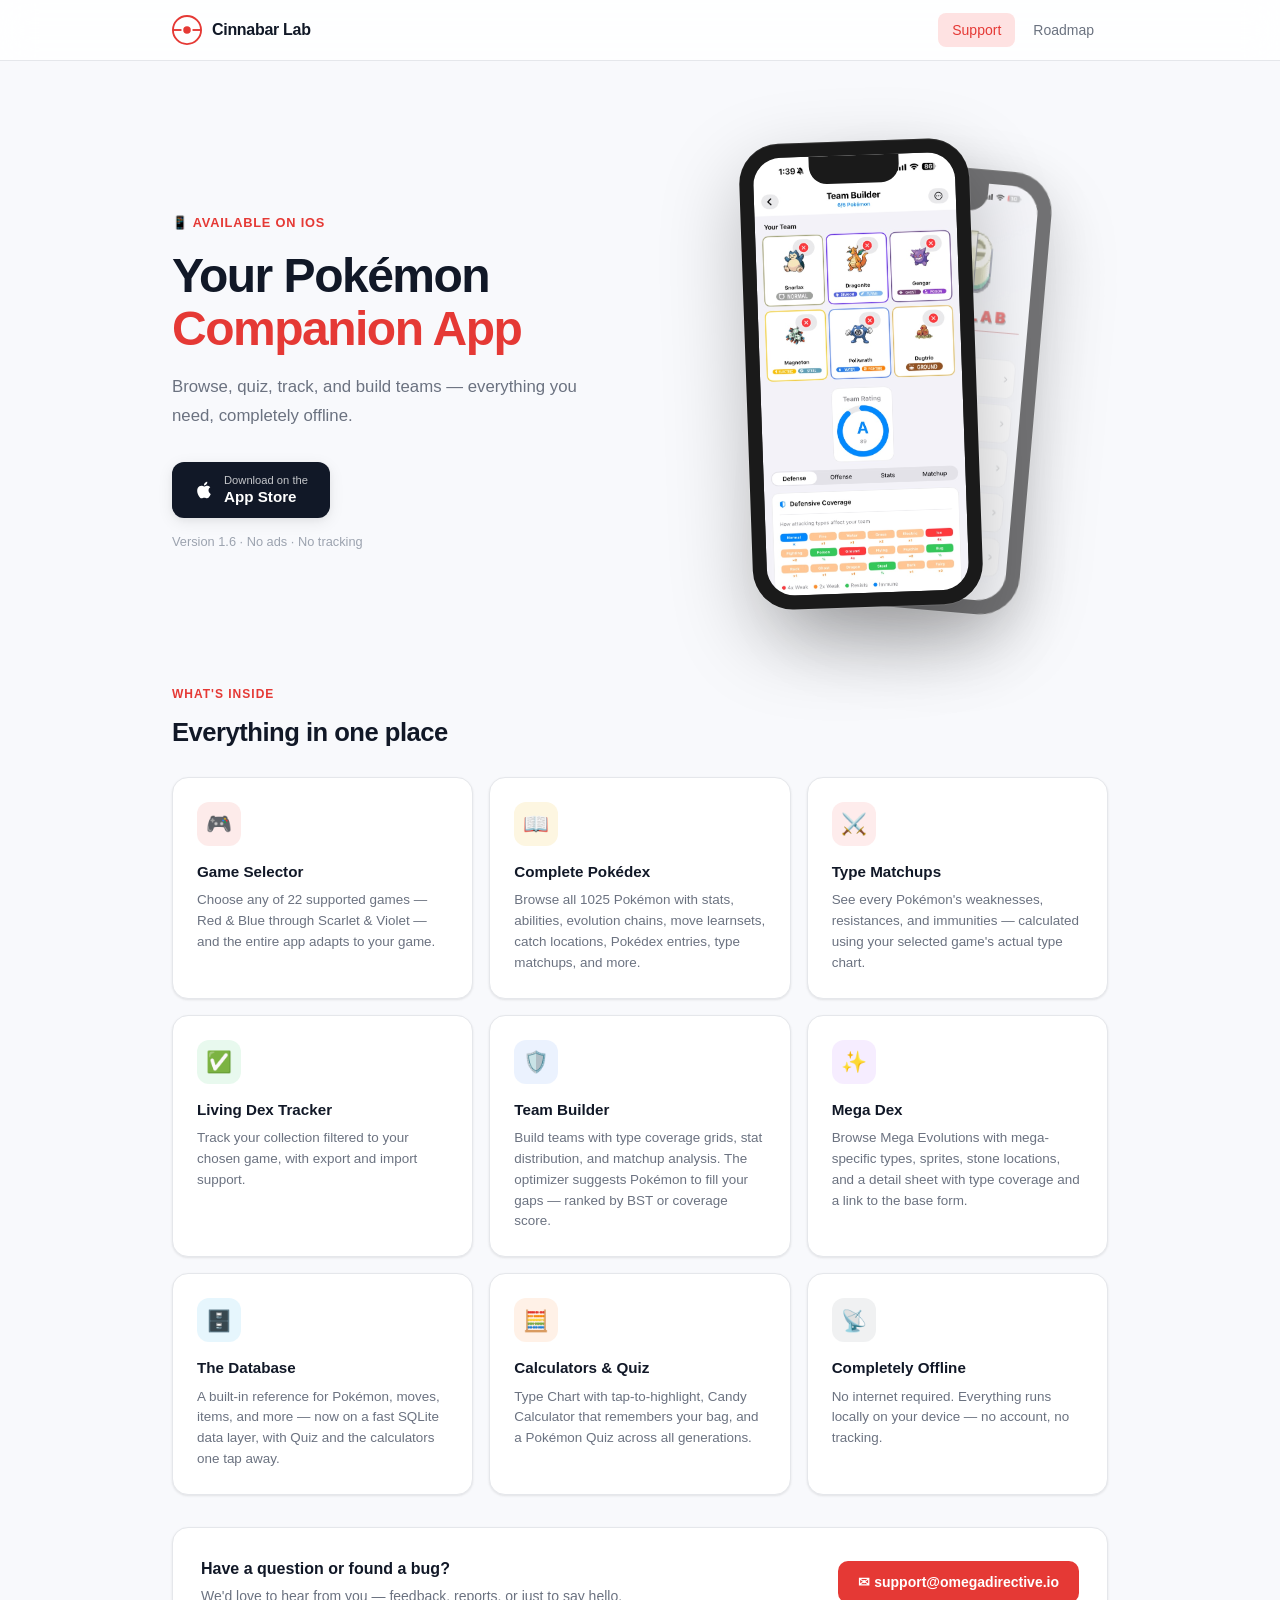
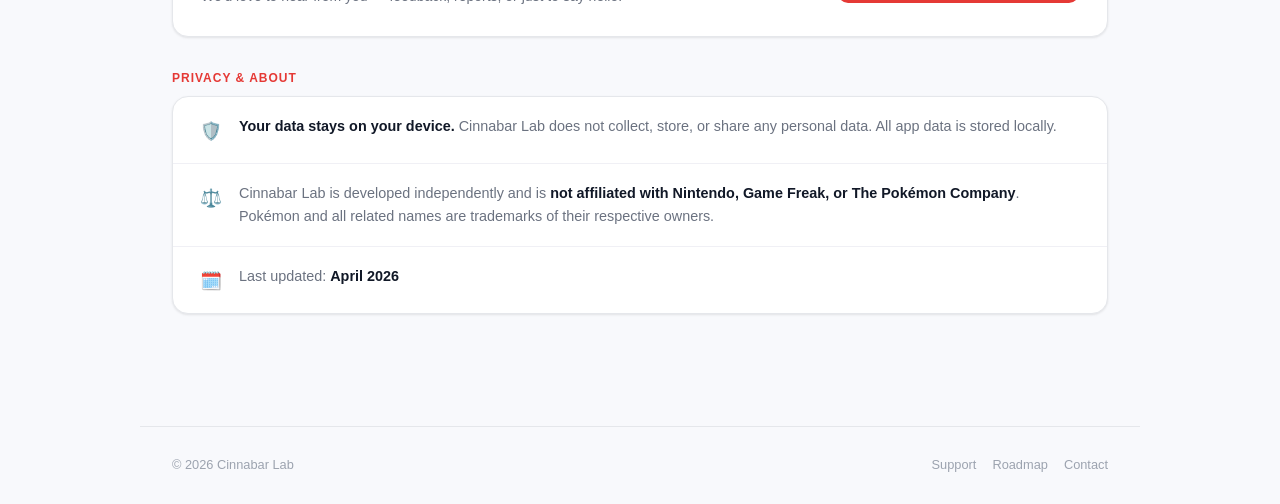
<file: index.html>
<!DOCTYPE html>
<html lang="en">
<head>
    <meta charset="UTF-8" />
    <meta name="viewport" content="width=device-width, initial-scale=1.0" />
    <title>Cinnabar Lab — Support</title>
    <link rel="stylesheet" href="style.css" />
</head>
<body>

<!-- NAV -->
<nav>
    <div class="nav-inner">
        <a href="index.html" class="nav-brand">
            <svg class="nav-logo" viewBox="0 0 32 32" fill="none" xmlns="http://www.w3.org/2000/svg">
                <circle cx="16" cy="16" r="15" stroke="#E53935" stroke-width="2"/>
                <line x1="1" y1="16" x2="31" y2="16" stroke="#E53935" stroke-width="2"/>
                <circle cx="16" cy="16" r="5" fill="#E53935" stroke="white" stroke-width="2"/>
            </svg>
            <span>Cinnabar Lab</span>
        </a>
        <div class="nav-links">
            <a href="index.html" class="active">Support</a>
            <a href="roadmap.html">Roadmap</a>
        </div>
    </div>
</nav>

<!-- HERO -->
<div class="hero">
    <div class="hero-text">
        <div class="hero-eyebrow">📱 Available on iOS</div>
        <h1>Your Pokémon<br/><span>Companion App</span></h1>
        <p class="hero-desc">Browse, quiz, track, and build teams — everything you need, completely offline.</p>
        <div class="hero-actions">
            <a href="https://apps.apple.com/us/app/cinnabar-lab/id6756986704" class="btn-appstore">
                <svg width="20" height="20" viewBox="0 0 24 24" fill="white"><path d="M18.71 19.5c-.83 1.24-1.71 2.45-3.05 2.47-1.34.03-1.77-.79-3.29-.79-1.53 0-2 .77-3.27.82-1.31.05-2.3-1.32-3.14-2.53C4.25 17 2.94 12.45 4.7 9.39c.87-1.52 2.43-2.48 4.12-2.51 1.28-.02 2.5.87 3.29.87.78 0 2.26-1.07 3.8-.91.65.03 2.47.26 3.64 1.98-.09.06-2.17 1.28-2.15 3.81.03 3.02 2.65 4.03 2.68 4.04-.03.07-.42 1.44-1.38 2.83M13 3.5c.73-.83 1.94-1.46 2.94-1.5.13 1.17-.34 2.35-1.04 3.19-.69.85-1.83 1.51-2.95 1.42-.15-1.15.41-2.35 1.05-3.11z"/></svg>
                <span class="btn-text">
                    <span class="btn-sub">Download on the</span>
                    <span class="btn-main">App Store</span>
                </span>
            </a>
        </div>
        <p class="hero-note">Version 1.6 · No ads · No tracking</p>
    </div>
    <div class="hero-visual">
        <div class="phones-container">
            <div class="phone-mockup phone-mockup-back">
                <div class="phone-frame">
                    <div class="phone-screen">
                        <div class="phone-notch"></div>
                        <img src="screenshots/home.jpg" alt="Cinnabar Lab home screen" />
                    </div>
                </div>
            </div>
            <div class="phone-mockup phone-mockup-front">
                <div class="phone-frame">
                    <div class="phone-screen">
                        <div class="phone-notch"></div>
                        <img src="screenshots/team-builder.jpg" alt="Team Builder screen" />
                    </div>
                </div>
            </div>
        </div>
    </div>
</div>

<!-- MAIN -->
<main>

    <!-- Features -->
    <section>
        <div class="section-label">What's Inside</div>
        <div class="section-title">Everything in one place</div>
        <div class="features-grid">
            <div class="feature-card">
                <div class="feature-icon-wrap" style="background:rgba(229,57,53,0.1)">🎮</div>
                <h3>Game Selector</h3>
                <p>Choose any of 22 supported games — Red &amp; Blue through Scarlet &amp; Violet — and the entire app adapts to your game.</p>
            </div>
            <div class="feature-card">
                <div class="feature-icon-wrap" style="background:rgba(234,179,8,0.12)">📖</div>
                <h3>Complete Pokédex</h3>
                <p>Browse all 1025 Pokémon with stats, abilities, evolution chains, move learnsets, catch locations, Pokédex entries, type matchups, and more.</p>
            </div>
            <div class="feature-card">
                <div class="feature-icon-wrap" style="background:rgba(239,68,68,0.1)">⚔️</div>
                <h3>Type Matchups</h3>
                <p>See every Pokémon's weaknesses, resistances, and immunities — calculated using your selected game's actual type chart.</p>
            </div>
            <div class="feature-card">
                <div class="feature-icon-wrap" style="background:rgba(34,197,94,0.1)">✅</div>
                <h3>Living Dex Tracker</h3>
                <p>Track your collection filtered to your chosen game, with export and import support.</p>
            </div>
            <div class="feature-card">
                <div class="feature-icon-wrap" style="background:rgba(59,130,246,0.1)">🛡️</div>
                <h3>Team Builder</h3>
                <p>Build teams with type coverage grids, stat distribution, and matchup analysis. The optimizer suggests Pokémon to fill your gaps — ranked by BST or coverage score.</p>
            </div>
            <div class="feature-card">
                <div class="feature-icon-wrap" style="background:rgba(168,85,247,0.1)">✨</div>
                <h3>Mega Dex</h3>
                <p>Browse Mega Evolutions with mega-specific types, sprites, stone locations, and a detail sheet with type coverage and a link to the base form.</p>
            </div>
            <div class="feature-card">
                <div class="feature-icon-wrap" style="background:rgba(14,165,233,0.1)">🗄️</div>
                <h3>The Database</h3>
                <p>A built-in reference for Pokémon, moves, items, and more — now on a fast SQLite data layer, with Quiz and the calculators one tap away.</p>
            </div>
            <div class="feature-card">
                <div class="feature-icon-wrap" style="background:rgba(249,115,22,0.1)">🧮</div>
                <h3>Calculators &amp; Quiz</h3>
                <p>Type Chart with tap-to-highlight, Candy Calculator that remembers your bag, and a Pokémon Quiz across all generations.</p>
            </div>
            <div class="feature-card">
                <div class="feature-icon-wrap" style="background:rgba(107,114,128,0.1)">📡</div>
                <h3>Completely Offline</h3>
                <p>No internet required. Everything runs locally on your device — no account, no tracking.</p>
            </div>
        </div>
    </section>

    <!-- Contact -->
    <section>
        <div class="contact-card">
            <div>
                <h3>Have a question or found a bug?</h3>
                <p>We'd love to hear from you — feedback, reports, or just to say hello.</p>
            </div>
            <a href="mailto:support@omegadirective.io" class="contact-email-btn">
                ✉ support@omegadirective.io
            </a>
        </div>
    </section>

    <!-- Privacy & About -->
    <section>
        <div class="section-label">Privacy &amp; About</div>
        <div class="info-card">
            <div class="info-row">
                <span class="info-row-icon">🛡️</span>
                <p><strong>Your data stays on your device.</strong> Cinnabar Lab does not collect, store, or share any personal data. All app data is stored locally.</p>
            </div>
            <div class="info-row">
                <span class="info-row-icon">⚖️</span>
                <p>Cinnabar Lab is developed independently and is <strong>not affiliated with Nintendo, Game Freak, or The Pokémon Company</strong>. Pokémon and all related names are trademarks of their respective owners.</p>
            </div>
            <div class="info-row">
                <span class="info-row-icon">🗓️</span>
                <p>Last updated: <strong>April 2026</strong></p>
            </div>
        </div>
    </section>

</main>

<footer>
    <p>© 2026 Cinnabar Lab</p>
    <div class="footer-links">
        <a href="index.html">Support</a>
        <a href="roadmap.html">Roadmap</a>
        <a href="mailto:support@omegadirective.io">Contact</a>
    </div>
</footer>

</body>
</html>
</file>
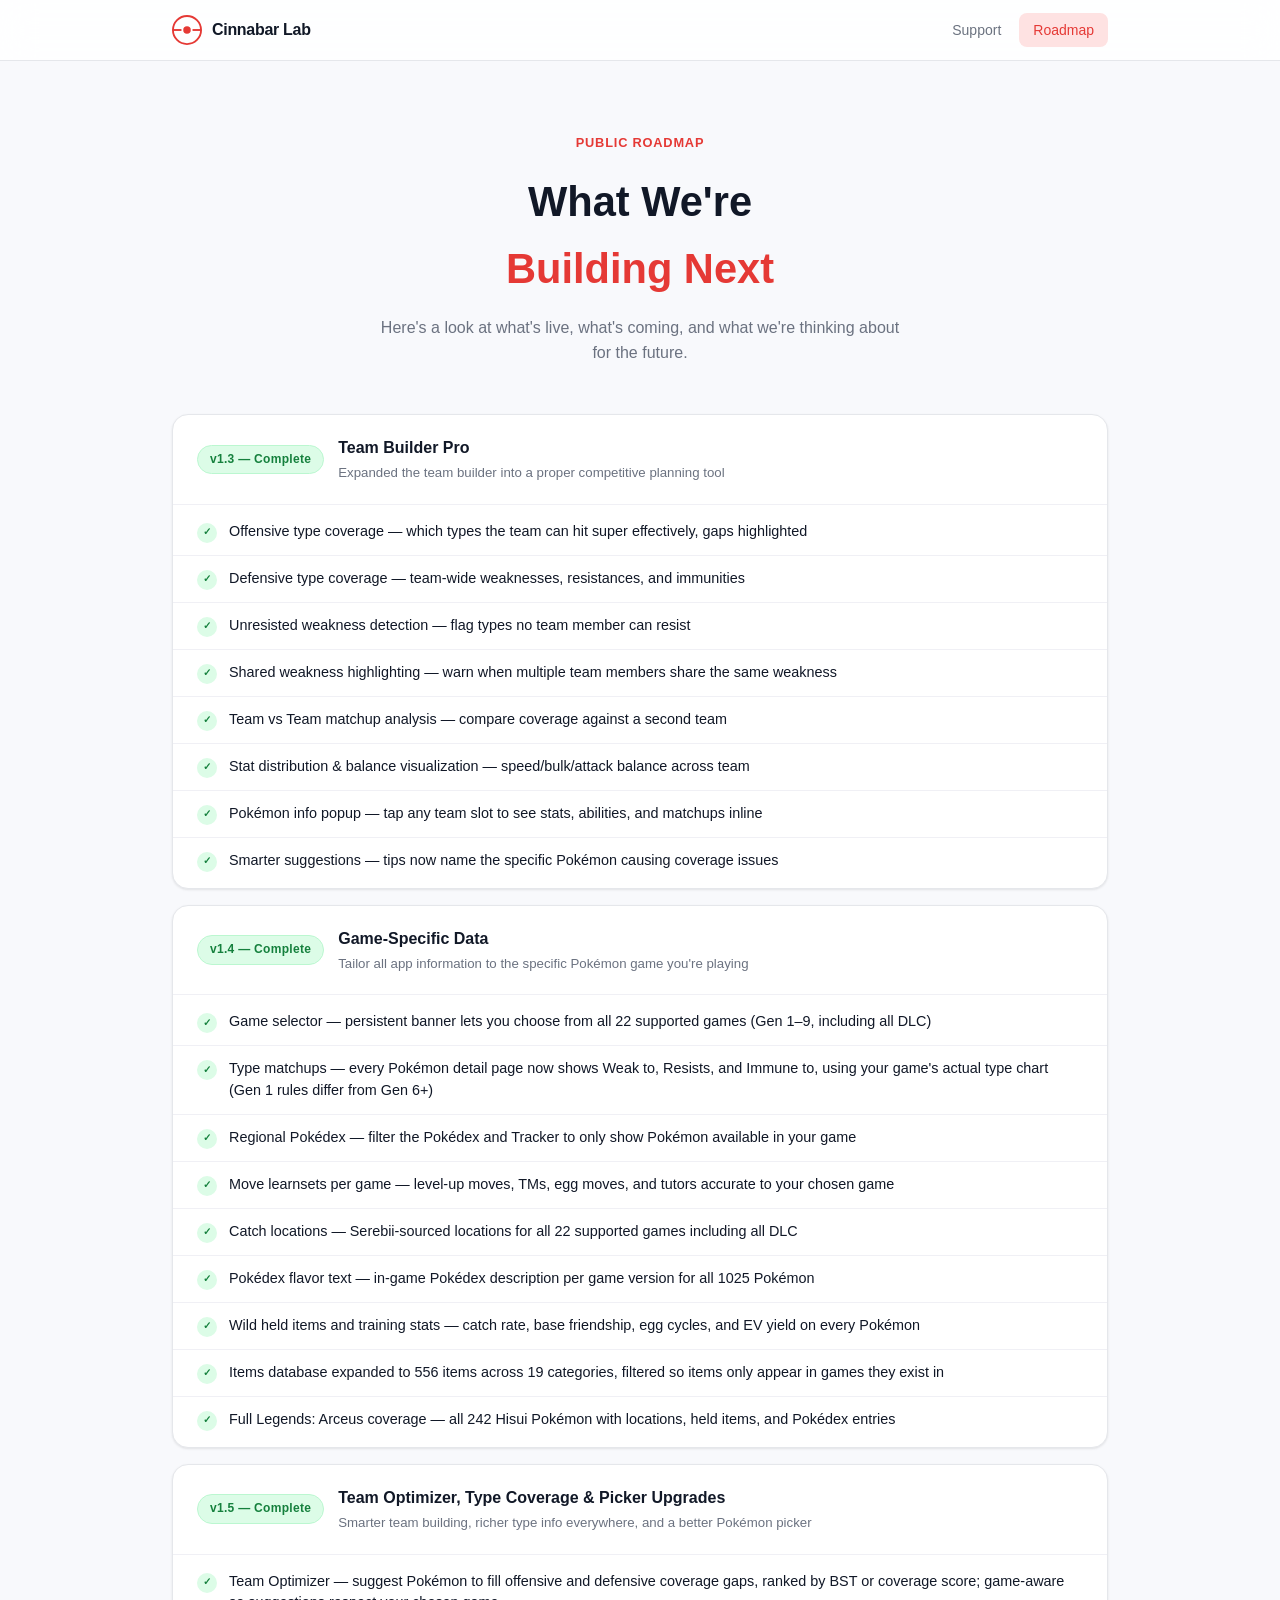
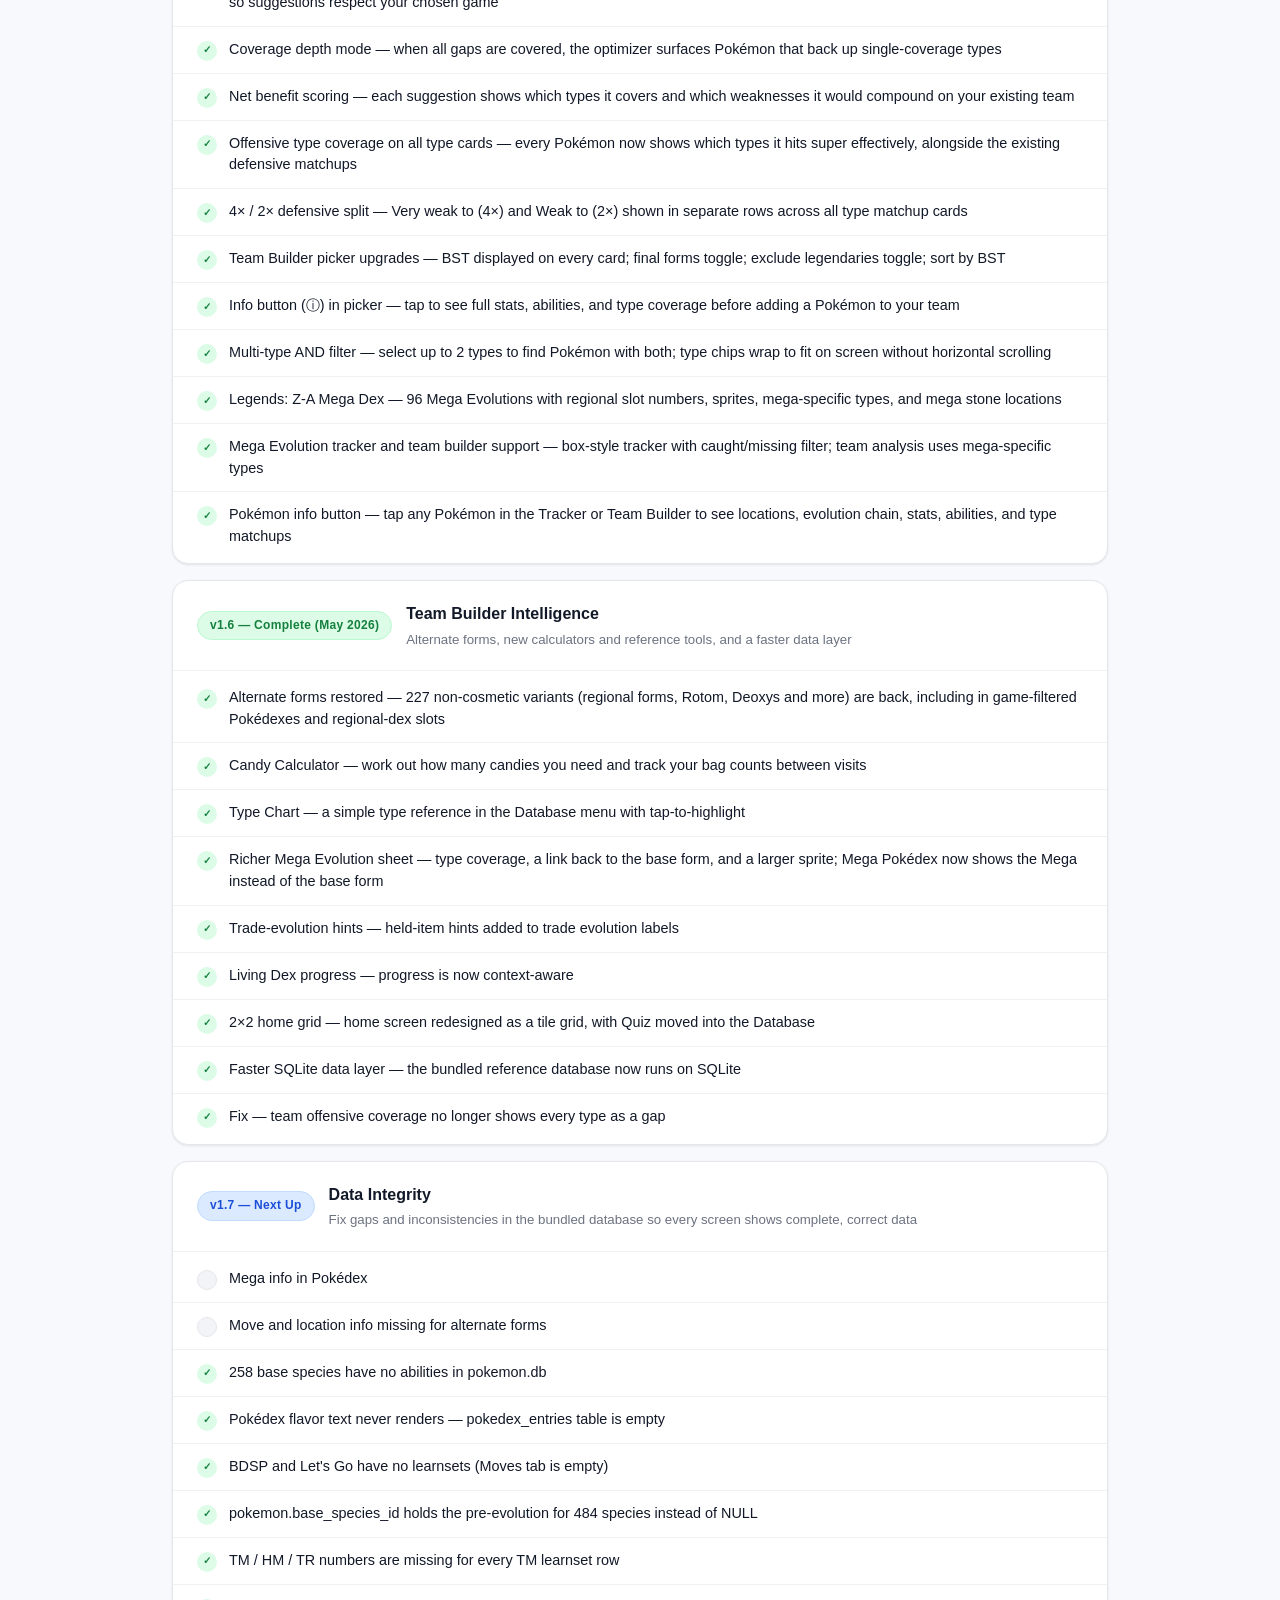
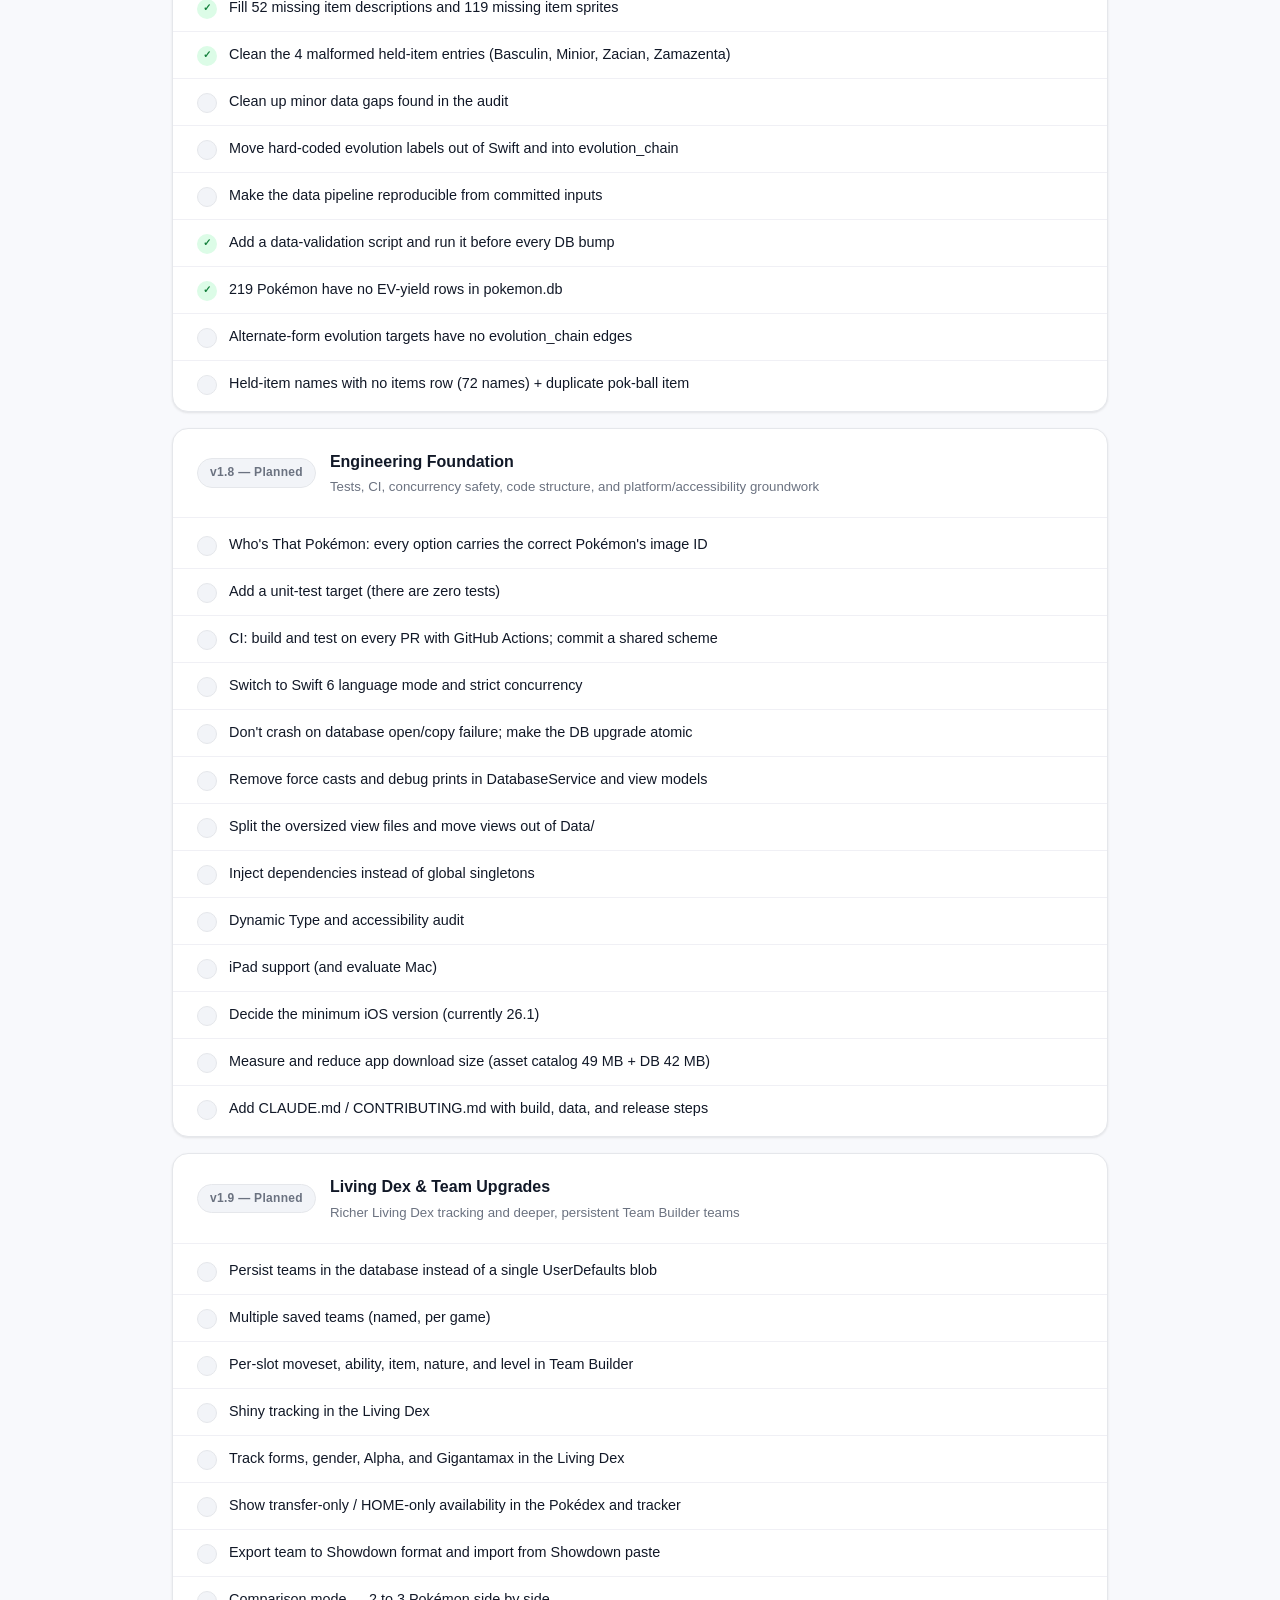
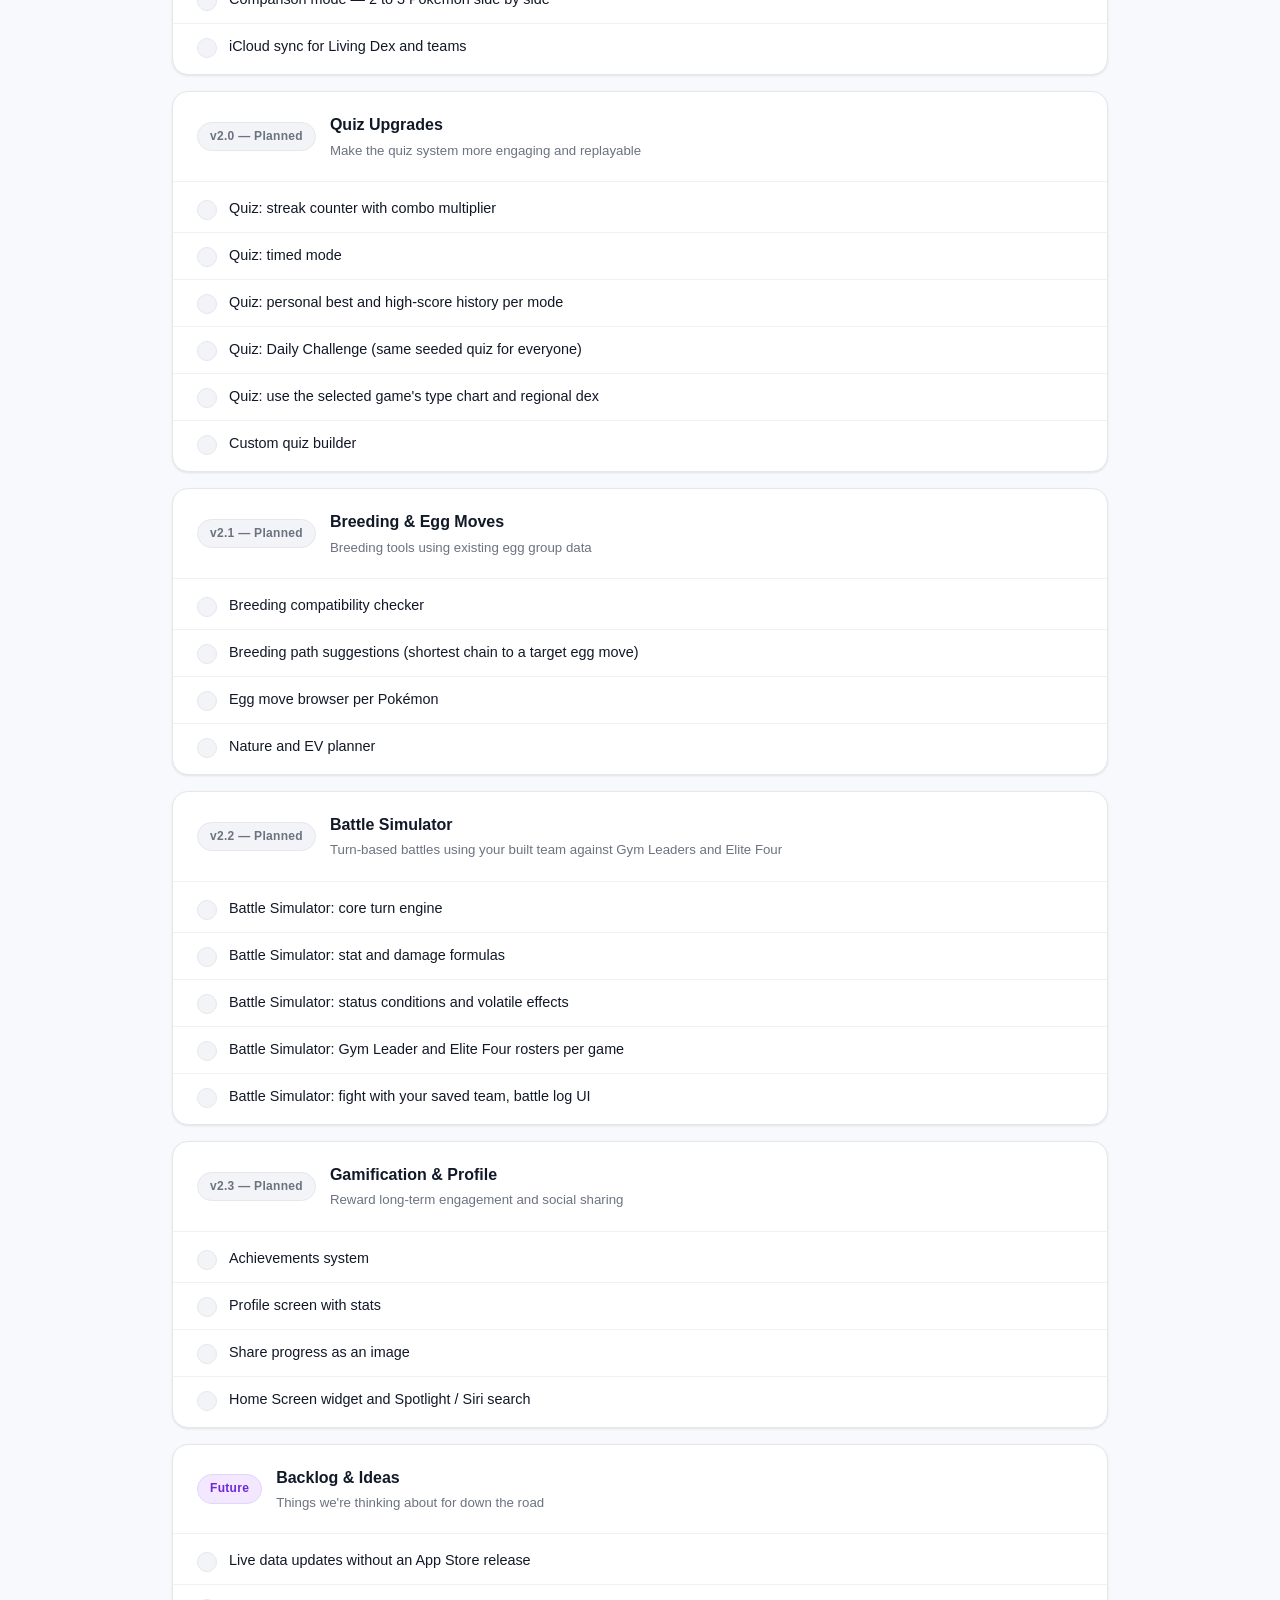
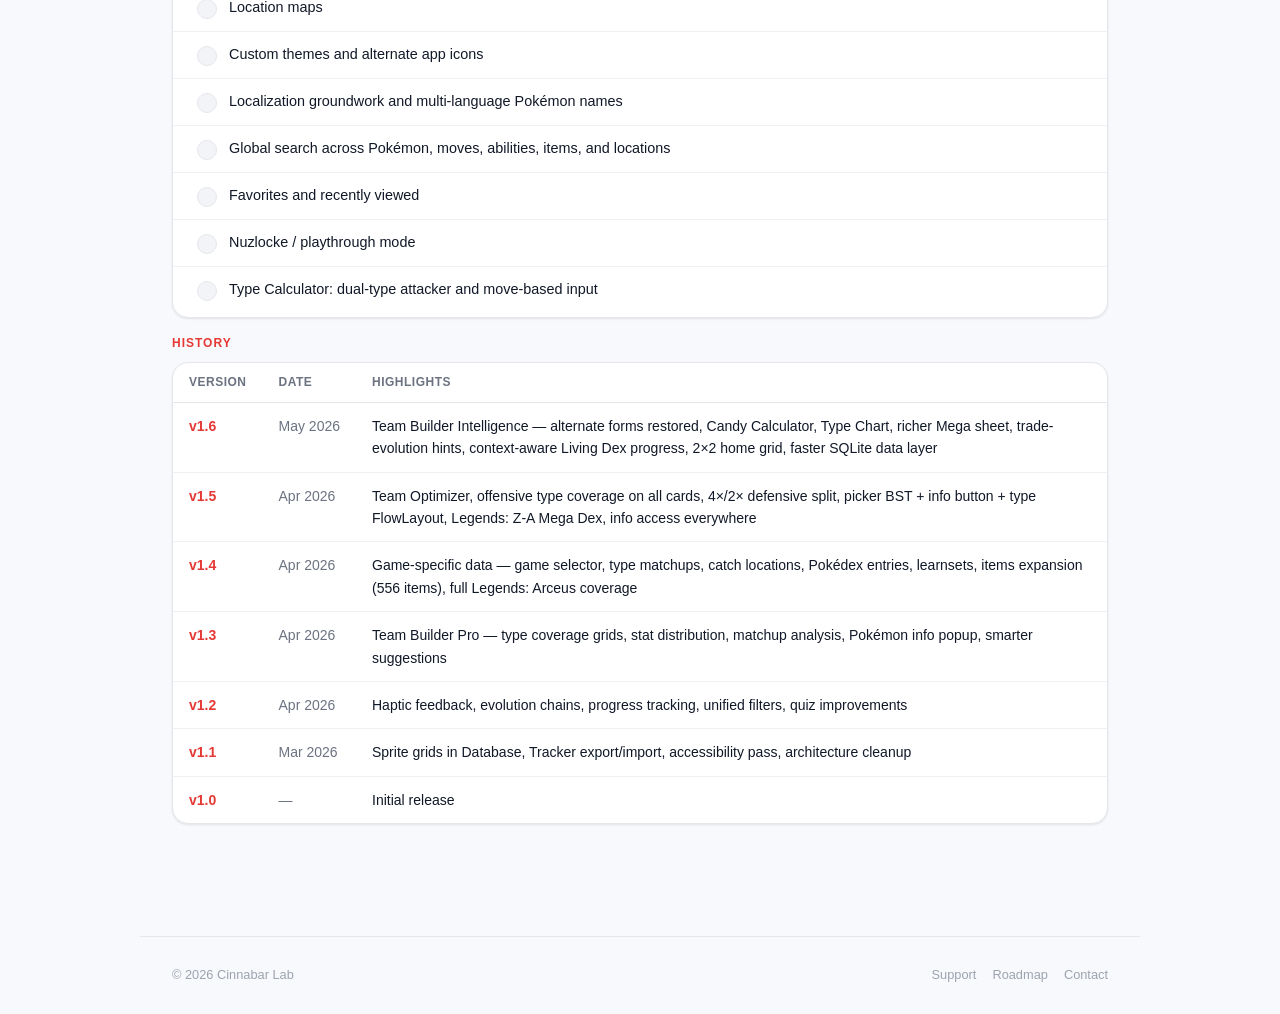
<file: roadmap.html>
<!DOCTYPE html>
<html lang="en">
<head>
    <meta charset="UTF-8" />
    <meta name="viewport" content="width=device-width, initial-scale=1.0" />
    <title>Cinnabar Lab — Roadmap</title>
    <link rel="stylesheet" href="style.css" />
</head>
<body>

<!-- NAV -->
<nav>
    <div class="nav-inner">
        <a href="index.html" class="nav-brand">
            <svg class="nav-logo" viewBox="0 0 32 32" fill="none" xmlns="http://www.w3.org/2000/svg">
                <circle cx="16" cy="16" r="15" stroke="#E53935" stroke-width="2"/>
                <line x1="1" y1="16" x2="31" y2="16" stroke="#E53935" stroke-width="2"/>
                <circle cx="16" cy="16" r="5" fill="#E53935" stroke="white" stroke-width="2"/>
            </svg>
            <span>Cinnabar Lab</span>
        </a>
        <div class="nav-links">
            <a href="index.html">Support</a>
            <a href="roadmap.html" class="active">Roadmap</a>
        </div>
    </div>
</nav>

<!-- HERO -->
<div class="roadmap-hero">
    <div class="hero-eyebrow">Public Roadmap</div>
    <h1>What We're<br/><span style="color:var(--red)">Building Next</span></h1>
    <p>Here's a look at what's live, what's coming, and what we're thinking about for the future.</p>
</div>

<!-- MAIN -->
<main>

    <!-- v1.3 — Complete -->
    <div class="version-card">
        <div class="version-header">
            <span class="version-badge badge-complete">v1.3 — Complete</span>
            <div>
                <h3>Team Builder Pro</h3>
                <p>Expanded the team builder into a proper competitive planning tool</p>
            </div>
        </div>
        <div class="version-body">
            <div class="roadmap-item">
                <div class="roadmap-check check-done">✓</div>
                <p>Offensive type coverage — which types the team can hit super effectively, gaps highlighted</p>
            </div>
            <div class="roadmap-item">
                <div class="roadmap-check check-done">✓</div>
                <p>Defensive type coverage — team-wide weaknesses, resistances, and immunities</p>
            </div>
            <div class="roadmap-item">
                <div class="roadmap-check check-done">✓</div>
                <p>Unresisted weakness detection — flag types no team member can resist</p>
            </div>
            <div class="roadmap-item">
                <div class="roadmap-check check-done">✓</div>
                <p>Shared weakness highlighting — warn when multiple team members share the same weakness</p>
            </div>
            <div class="roadmap-item">
                <div class="roadmap-check check-done">✓</div>
                <p>Team vs Team matchup analysis — compare coverage against a second team</p>
            </div>
            <div class="roadmap-item">
                <div class="roadmap-check check-done">✓</div>
                <p>Stat distribution &amp; balance visualization — speed/bulk/attack balance across team</p>
            </div>
            <div class="roadmap-item">
                <div class="roadmap-check check-done">✓</div>
                <p>Pokémon info popup — tap any team slot to see stats, abilities, and matchups inline</p>
            </div>
            <div class="roadmap-item">
                <div class="roadmap-check check-done">✓</div>
                <p>Smarter suggestions — tips now name the specific Pokémon causing coverage issues</p>
            </div>
        </div>
    </div>

    <!-- v1.4 — Complete -->
    <div class="version-card">
        <div class="version-header">
            <span class="version-badge badge-complete">v1.4 — Complete</span>
            <div>
                <h3>Game-Specific Data</h3>
                <p>Tailor all app information to the specific Pokémon game you're playing</p>
            </div>
        </div>
        <div class="version-body">
            <div class="roadmap-item">
                <div class="roadmap-check check-done">✓</div>
                <p>Game selector — persistent banner lets you choose from all 22 supported games (Gen 1–9, including all DLC)</p>
            </div>
            <div class="roadmap-item">
                <div class="roadmap-check check-done">✓</div>
                <p>Type matchups — every Pokémon detail page now shows Weak to, Resists, and Immune to, using your game's actual type chart (Gen 1 rules differ from Gen 6+)</p>
            </div>
            <div class="roadmap-item">
                <div class="roadmap-check check-done">✓</div>
                <p>Regional Pokédex — filter the Pokédex and Tracker to only show Pokémon available in your game</p>
            </div>
            <div class="roadmap-item">
                <div class="roadmap-check check-done">✓</div>
                <p>Move learnsets per game — level-up moves, TMs, egg moves, and tutors accurate to your chosen game</p>
            </div>
            <div class="roadmap-item">
                <div class="roadmap-check check-done">✓</div>
                <p>Catch locations — Serebii-sourced locations for all 22 supported games including all DLC</p>
            </div>
            <div class="roadmap-item">
                <div class="roadmap-check check-done">✓</div>
                <p>Pokédex flavor text — in-game Pokédex description per game version for all 1025 Pokémon</p>
            </div>
            <div class="roadmap-item">
                <div class="roadmap-check check-done">✓</div>
                <p>Wild held items and training stats — catch rate, base friendship, egg cycles, and EV yield on every Pokémon</p>
            </div>
            <div class="roadmap-item">
                <div class="roadmap-check check-done">✓</div>
                <p>Items database expanded to 556 items across 19 categories, filtered so items only appear in games they exist in</p>
            </div>
            <div class="roadmap-item">
                <div class="roadmap-check check-done">✓</div>
                <p>Full Legends: Arceus coverage — all 242 Hisui Pokémon with locations, held items, and Pokédex entries</p>
            </div>
        </div>
    </div>

    <!-- v1.5 — Complete -->
    <div class="version-card">
        <div class="version-header">
            <span class="version-badge badge-complete">v1.5 — Complete</span>
            <div>
                <h3>Team Optimizer, Type Coverage &amp; Picker Upgrades</h3>
                <p>Smarter team building, richer type info everywhere, and a better Pokémon picker</p>
            </div>
        </div>
        <div class="version-body">
            <div class="roadmap-item">
                <div class="roadmap-check check-done">✓</div>
                <p>Team Optimizer — suggest Pokémon to fill offensive and defensive coverage gaps, ranked by BST or coverage score; game-aware so suggestions respect your chosen game</p>
            </div>
            <div class="roadmap-item">
                <div class="roadmap-check check-done">✓</div>
                <p>Coverage depth mode — when all gaps are covered, the optimizer surfaces Pokémon that back up single-coverage types</p>
            </div>
            <div class="roadmap-item">
                <div class="roadmap-check check-done">✓</div>
                <p>Net benefit scoring — each suggestion shows which types it covers and which weaknesses it would compound on your existing team</p>
            </div>
            <div class="roadmap-item">
                <div class="roadmap-check check-done">✓</div>
                <p>Offensive type coverage on all type cards — every Pokémon now shows which types it hits super effectively, alongside the existing defensive matchups</p>
            </div>
            <div class="roadmap-item">
                <div class="roadmap-check check-done">✓</div>
                <p>4× / 2× defensive split — Very weak to (4×) and Weak to (2×) shown in separate rows across all type matchup cards</p>
            </div>
            <div class="roadmap-item">
                <div class="roadmap-check check-done">✓</div>
                <p>Team Builder picker upgrades — BST displayed on every card; final forms toggle; exclude legendaries toggle; sort by BST</p>
            </div>
            <div class="roadmap-item">
                <div class="roadmap-check check-done">✓</div>
                <p>Info button (ⓘ) in picker — tap to see full stats, abilities, and type coverage before adding a Pokémon to your team</p>
            </div>
            <div class="roadmap-item">
                <div class="roadmap-check check-done">✓</div>
                <p>Multi-type AND filter — select up to 2 types to find Pokémon with both; type chips wrap to fit on screen without horizontal scrolling</p>
            </div>
            <div class="roadmap-item">
                <div class="roadmap-check check-done">✓</div>
                <p>Legends: Z-A Mega Dex — 96 Mega Evolutions with regional slot numbers, sprites, mega-specific types, and mega stone locations</p>
            </div>
            <div class="roadmap-item">
                <div class="roadmap-check check-done">✓</div>
                <p>Mega Evolution tracker and team builder support — box-style tracker with caught/missing filter; team analysis uses mega-specific types</p>
            </div>
            <div class="roadmap-item">
                <div class="roadmap-check check-done">✓</div>
                <p>Pokémon info button — tap any Pokémon in the Tracker or Team Builder to see locations, evolution chain, stats, abilities, and type matchups</p>
            </div>
        </div>
    </div>

    <!-- v1.6 — Complete -->
    <div class="version-card">
        <div class="version-header">
            <span class="version-badge badge-complete">v1.6 — Complete (May 2026)</span>
            <div>
                <h3>Team Builder Intelligence</h3>
                <p>Alternate forms, new calculators and reference tools, and a faster data layer</p>
            </div>
        </div>
        <div class="version-body">
            <div class="roadmap-item">
                <div class="roadmap-check check-done">✓</div>
                <p>Alternate forms restored — 227 non-cosmetic variants (regional forms, Rotom, Deoxys and more) are back, including in game-filtered Pokédexes and regional-dex slots</p>
            </div>
            <div class="roadmap-item">
                <div class="roadmap-check check-done">✓</div>
                <p>Candy Calculator — work out how many candies you need and track your bag counts between visits</p>
            </div>
            <div class="roadmap-item">
                <div class="roadmap-check check-done">✓</div>
                <p>Type Chart — a simple type reference in the Database menu with tap-to-highlight</p>
            </div>
            <div class="roadmap-item">
                <div class="roadmap-check check-done">✓</div>
                <p>Richer Mega Evolution sheet — type coverage, a link back to the base form, and a larger sprite; Mega Pokédex now shows the Mega instead of the base form</p>
            </div>
            <div class="roadmap-item">
                <div class="roadmap-check check-done">✓</div>
                <p>Trade-evolution hints — held-item hints added to trade evolution labels</p>
            </div>
            <div class="roadmap-item">
                <div class="roadmap-check check-done">✓</div>
                <p>Living Dex progress — progress is now context-aware</p>
            </div>
            <div class="roadmap-item">
                <div class="roadmap-check check-done">✓</div>
                <p>2×2 home grid — home screen redesigned as a tile grid, with Quiz moved into the Database</p>
            </div>
            <div class="roadmap-item">
                <div class="roadmap-check check-done">✓</div>
                <p>Faster SQLite data layer — the bundled reference database now runs on SQLite</p>
            </div>
            <div class="roadmap-item">
                <div class="roadmap-check check-done">✓</div>
                <p>Fix — team offensive coverage no longer shows every type as a gap</p>
            </div>
        </div>
    </div>

    <!-- v1.7 — Next Up -->
    <div class="version-card">
        <div class="version-header">
            <span class="version-badge badge-next">v1.7 — Next Up</span>
            <div>
                <h3>Data Integrity</h3>
                <p>Fix gaps and inconsistencies in the bundled database so every screen shows complete, correct data</p>
            </div>
        </div>
        <div class="version-body">
            <div class="roadmap-item">
                <div class="roadmap-check check-pending"></div>
                <p>Mega info in Pokédex</p>
            </div>
            <div class="roadmap-item">
                <div class="roadmap-check check-pending"></div>
                <p>Move and location info missing for alternate forms</p>
            </div>
            <div class="roadmap-item">
                <div class="roadmap-check check-done">✓</div>
                <p>258 base species have no abilities in pokemon.db</p>
            </div>
            <div class="roadmap-item">
                <div class="roadmap-check check-done">✓</div>
                <p>Pokédex flavor text never renders — pokedex_entries table is empty</p>
            </div>
            <div class="roadmap-item">
                <div class="roadmap-check check-done">✓</div>
                <p>BDSP and Let's Go have no learnsets (Moves tab is empty)</p>
            </div>
            <div class="roadmap-item">
                <div class="roadmap-check check-done">✓</div>
                <p>pokemon.base_species_id holds the pre-evolution for 484 species instead of NULL</p>
            </div>
            <div class="roadmap-item">
                <div class="roadmap-check check-done">✓</div>
                <p>TM / HM / TR numbers are missing for every TM learnset row</p>
            </div>
            <div class="roadmap-item">
                <div class="roadmap-check check-done">✓</div>
                <p>Fill 52 missing item descriptions and 119 missing item sprites</p>
            </div>
            <div class="roadmap-item">
                <div class="roadmap-check check-done">✓</div>
                <p>Clean the 4 malformed held-item entries (Basculin, Minior, Zacian, Zamazenta)</p>
            </div>
            <div class="roadmap-item">
                <div class="roadmap-check check-pending"></div>
                <p>Clean up minor data gaps found in the audit</p>
            </div>
            <div class="roadmap-item">
                <div class="roadmap-check check-pending"></div>
                <p>Move hard-coded evolution labels out of Swift and into evolution_chain</p>
            </div>
            <div class="roadmap-item">
                <div class="roadmap-check check-pending"></div>
                <p>Make the data pipeline reproducible from committed inputs</p>
            </div>
            <div class="roadmap-item">
                <div class="roadmap-check check-done">✓</div>
                <p>Add a data-validation script and run it before every DB bump</p>
            </div>
            <div class="roadmap-item">
                <div class="roadmap-check check-done">✓</div>
                <p>219 Pokémon have no EV-yield rows in pokemon.db</p>
            </div>
            <div class="roadmap-item">
                <div class="roadmap-check check-pending"></div>
                <p>Alternate-form evolution targets have no evolution_chain edges</p>
            </div>
            <div class="roadmap-item">
                <div class="roadmap-check check-pending"></div>
                <p>Held-item names with no items row (72 names) + duplicate pok-ball item</p>
            </div>
        </div>
    </div>

    <!-- v1.8 — Planned -->
    <div class="version-card">
        <div class="version-header">
            <span class="version-badge badge-planned">v1.8 — Planned</span>
            <div>
                <h3>Engineering Foundation</h3>
                <p>Tests, CI, concurrency safety, code structure, and platform/accessibility groundwork</p>
            </div>
        </div>
        <div class="version-body">
            <div class="roadmap-item">
                <div class="roadmap-check check-pending"></div>
                <p>Who's That Pokémon: every option carries the correct Pokémon's image ID</p>
            </div>
            <div class="roadmap-item">
                <div class="roadmap-check check-pending"></div>
                <p>Add a unit-test target (there are zero tests)</p>
            </div>
            <div class="roadmap-item">
                <div class="roadmap-check check-pending"></div>
                <p>CI: build and test on every PR with GitHub Actions; commit a shared scheme</p>
            </div>
            <div class="roadmap-item">
                <div class="roadmap-check check-pending"></div>
                <p>Switch to Swift 6 language mode and strict concurrency</p>
            </div>
            <div class="roadmap-item">
                <div class="roadmap-check check-pending"></div>
                <p>Don't crash on database open/copy failure; make the DB upgrade atomic</p>
            </div>
            <div class="roadmap-item">
                <div class="roadmap-check check-pending"></div>
                <p>Remove force casts and debug prints in DatabaseService and view models</p>
            </div>
            <div class="roadmap-item">
                <div class="roadmap-check check-pending"></div>
                <p>Split the oversized view files and move views out of Data/</p>
            </div>
            <div class="roadmap-item">
                <div class="roadmap-check check-pending"></div>
                <p>Inject dependencies instead of global singletons</p>
            </div>
            <div class="roadmap-item">
                <div class="roadmap-check check-pending"></div>
                <p>Dynamic Type and accessibility audit</p>
            </div>
            <div class="roadmap-item">
                <div class="roadmap-check check-pending"></div>
                <p>iPad support (and evaluate Mac)</p>
            </div>
            <div class="roadmap-item">
                <div class="roadmap-check check-pending"></div>
                <p>Decide the minimum iOS version (currently 26.1)</p>
            </div>
            <div class="roadmap-item">
                <div class="roadmap-check check-pending"></div>
                <p>Measure and reduce app download size (asset catalog 49 MB + DB 42 MB)</p>
            </div>
            <div class="roadmap-item">
                <div class="roadmap-check check-pending"></div>
                <p>Add CLAUDE.md / CONTRIBUTING.md with build, data, and release steps</p>
            </div>
        </div>
    </div>

    <!-- v1.9 — Planned -->
    <div class="version-card">
        <div class="version-header">
            <span class="version-badge badge-planned">v1.9 — Planned</span>
            <div>
                <h3>Living Dex &amp; Team Upgrades</h3>
                <p>Richer Living Dex tracking and deeper, persistent Team Builder teams</p>
            </div>
        </div>
        <div class="version-body">
            <div class="roadmap-item">
                <div class="roadmap-check check-pending"></div>
                <p>Persist teams in the database instead of a single UserDefaults blob</p>
            </div>
            <div class="roadmap-item">
                <div class="roadmap-check check-pending"></div>
                <p>Multiple saved teams (named, per game)</p>
            </div>
            <div class="roadmap-item">
                <div class="roadmap-check check-pending"></div>
                <p>Per-slot moveset, ability, item, nature, and level in Team Builder</p>
            </div>
            <div class="roadmap-item">
                <div class="roadmap-check check-pending"></div>
                <p>Shiny tracking in the Living Dex</p>
            </div>
            <div class="roadmap-item">
                <div class="roadmap-check check-pending"></div>
                <p>Track forms, gender, Alpha, and Gigantamax in the Living Dex</p>
            </div>
            <div class="roadmap-item">
                <div class="roadmap-check check-pending"></div>
                <p>Show transfer-only / HOME-only availability in the Pokédex and tracker</p>
            </div>
            <div class="roadmap-item">
                <div class="roadmap-check check-pending"></div>
                <p>Export team to Showdown format and import from Showdown paste</p>
            </div>
            <div class="roadmap-item">
                <div class="roadmap-check check-pending"></div>
                <p>Comparison mode — 2 to 3 Pokémon side by side</p>
            </div>
            <div class="roadmap-item">
                <div class="roadmap-check check-pending"></div>
                <p>iCloud sync for Living Dex and teams</p>
            </div>
        </div>
    </div>

    <!-- v2.0 — Planned -->
    <div class="version-card">
        <div class="version-header">
            <span class="version-badge badge-planned">v2.0 — Planned</span>
            <div>
                <h3>Quiz Upgrades</h3>
                <p>Make the quiz system more engaging and replayable</p>
            </div>
        </div>
        <div class="version-body">
            <div class="roadmap-item">
                <div class="roadmap-check check-pending"></div>
                <p>Quiz: streak counter with combo multiplier</p>
            </div>
            <div class="roadmap-item">
                <div class="roadmap-check check-pending"></div>
                <p>Quiz: timed mode</p>
            </div>
            <div class="roadmap-item">
                <div class="roadmap-check check-pending"></div>
                <p>Quiz: personal best and high-score history per mode</p>
            </div>
            <div class="roadmap-item">
                <div class="roadmap-check check-pending"></div>
                <p>Quiz: Daily Challenge (same seeded quiz for everyone)</p>
            </div>
            <div class="roadmap-item">
                <div class="roadmap-check check-pending"></div>
                <p>Quiz: use the selected game's type chart and regional dex</p>
            </div>
            <div class="roadmap-item">
                <div class="roadmap-check check-pending"></div>
                <p>Custom quiz builder</p>
            </div>
        </div>
    </div>

    <!-- v2.1 — Planned -->
    <div class="version-card">
        <div class="version-header">
            <span class="version-badge badge-planned">v2.1 — Planned</span>
            <div>
                <h3>Breeding &amp; Egg Moves</h3>
                <p>Breeding tools using existing egg group data</p>
            </div>
        </div>
        <div class="version-body">
            <div class="roadmap-item">
                <div class="roadmap-check check-pending"></div>
                <p>Breeding compatibility checker</p>
            </div>
            <div class="roadmap-item">
                <div class="roadmap-check check-pending"></div>
                <p>Breeding path suggestions (shortest chain to a target egg move)</p>
            </div>
            <div class="roadmap-item">
                <div class="roadmap-check check-pending"></div>
                <p>Egg move browser per Pokémon</p>
            </div>
            <div class="roadmap-item">
                <div class="roadmap-check check-pending"></div>
                <p>Nature and EV planner</p>
            </div>
        </div>
    </div>

    <!-- v2.2 — Planned -->
    <div class="version-card">
        <div class="version-header">
            <span class="version-badge badge-planned">v2.2 — Planned</span>
            <div>
                <h3>Battle Simulator</h3>
                <p>Turn-based battles using your built team against Gym Leaders and Elite Four</p>
            </div>
        </div>
        <div class="version-body">
            <div class="roadmap-item">
                <div class="roadmap-check check-pending"></div>
                <p>Battle Simulator: core turn engine</p>
            </div>
            <div class="roadmap-item">
                <div class="roadmap-check check-pending"></div>
                <p>Battle Simulator: stat and damage formulas</p>
            </div>
            <div class="roadmap-item">
                <div class="roadmap-check check-pending"></div>
                <p>Battle Simulator: status conditions and volatile effects</p>
            </div>
            <div class="roadmap-item">
                <div class="roadmap-check check-pending"></div>
                <p>Battle Simulator: Gym Leader and Elite Four rosters per game</p>
            </div>
            <div class="roadmap-item">
                <div class="roadmap-check check-pending"></div>
                <p>Battle Simulator: fight with your saved team, battle log UI</p>
            </div>
        </div>
    </div>

    <!-- v2.3 — Planned -->
    <div class="version-card">
        <div class="version-header">
            <span class="version-badge badge-planned">v2.3 — Planned</span>
            <div>
                <h3>Gamification &amp; Profile</h3>
                <p>Reward long-term engagement and social sharing</p>
            </div>
        </div>
        <div class="version-body">
            <div class="roadmap-item">
                <div class="roadmap-check check-pending"></div>
                <p>Achievements system</p>
            </div>
            <div class="roadmap-item">
                <div class="roadmap-check check-pending"></div>
                <p>Profile screen with stats</p>
            </div>
            <div class="roadmap-item">
                <div class="roadmap-check check-pending"></div>
                <p>Share progress as an image</p>
            </div>
            <div class="roadmap-item">
                <div class="roadmap-check check-pending"></div>
                <p>Home Screen widget and Spotlight / Siri search</p>
            </div>
        </div>
    </div>

    <!-- Future -->
    <div class="version-card">
        <div class="version-header">
            <span class="version-badge badge-backlog">Future</span>
            <div>
                <h3>Backlog &amp; Ideas</h3>
                <p>Things we're thinking about for down the road</p>
            </div>
        </div>
        <div class="version-body">
            <div class="roadmap-item">
                <div class="roadmap-check check-pending"></div>
                <p>Live data updates without an App Store release</p>
            </div>
            <div class="roadmap-item">
                <div class="roadmap-check check-pending"></div>
                <p>Location maps</p>
            </div>
            <div class="roadmap-item">
                <div class="roadmap-check check-pending"></div>
                <p>Custom themes and alternate app icons</p>
            </div>
            <div class="roadmap-item">
                <div class="roadmap-check check-pending"></div>
                <p>Localization groundwork and multi-language Pokémon names</p>
            </div>
            <div class="roadmap-item">
                <div class="roadmap-check check-pending"></div>
                <p>Global search across Pokémon, moves, abilities, items, and locations</p>
            </div>
            <div class="roadmap-item">
                <div class="roadmap-check check-pending"></div>
                <p>Favorites and recently viewed</p>
            </div>
            <div class="roadmap-item">
                <div class="roadmap-check check-pending"></div>
                <p>Nuzlocke / playthrough mode</p>
            </div>
            <div class="roadmap-item">
                <div class="roadmap-check check-pending"></div>
                <p>Type Calculator: dual-type attacker and move-based input</p>
            </div>
        </div>
    </div>

    <!-- Release History -->
    <section>
        <div class="section-label">History</div>
        <div class="info-card">
            <table class="release-table">
                <thead>
                    <tr>
                        <th>Version</th>
                        <th>Date</th>
                        <th>Highlights</th>
                    </tr>
                </thead>
                <tbody>
                    <tr>
                        <td>v1.6</td>
                        <td>May 2026</td>
                        <td>Team Builder Intelligence — alternate forms restored, Candy Calculator, Type Chart, richer Mega sheet, trade-evolution hints, context-aware Living Dex progress, 2×2 home grid, faster SQLite data layer</td>
                    </tr>
                    <tr>
                        <td>v1.5</td>
                        <td>Apr 2026</td>
                        <td>Team Optimizer, offensive type coverage on all cards, 4×/2× defensive split, picker BST + info button + type FlowLayout, Legends: Z-A Mega Dex, info access everywhere</td>
                    </tr>
                    <tr>
                        <td>v1.4</td>
                        <td>Apr 2026</td>
                        <td>Game-specific data — game selector, type matchups, catch locations, Pokédex entries, learnsets, items expansion (556 items), full Legends: Arceus coverage</td>
                    </tr>
                    <tr>
                        <td>v1.3</td>
                        <td>Apr 2026</td>
                        <td>Team Builder Pro — type coverage grids, stat distribution, matchup analysis, Pokémon info popup, smarter suggestions</td>
                    </tr>
                    <tr>
                        <td>v1.2</td>
                        <td>Apr 2026</td>
                        <td>Haptic feedback, evolution chains, progress tracking, unified filters, quiz improvements</td>
                    </tr>
                    <tr>
                        <td>v1.1</td>
                        <td>Mar 2026</td>
                        <td>Sprite grids in Database, Tracker export/import, accessibility pass, architecture cleanup</td>
                    </tr>
                    <tr>
                        <td>v1.0</td>
                        <td>—</td>
                        <td>Initial release</td>
                    </tr>
                </tbody>
            </table>
        </div>
    </section>

</main>

<footer>
    <p>© 2026 Cinnabar Lab</p>
    <div class="footer-links">
        <a href="index.html">Support</a>
        <a href="roadmap.html">Roadmap</a>
        <a href="mailto:support@omegadirective.io">Contact</a>
    </div>
</footer>

</body>
</html>
</file>
<file: style.css>
/* ===== CINNABAR LAB — Light Theme ===== */

*, *::before, *::after { box-sizing: border-box; margin: 0; padding: 0; }

:root {
    --red:        #E53935;
    --red-dark:   #B71C1C;
    --red-light:  #FEE2E2;
    --red-mid:    #FECACA;
    --bg:         #F8F9FC;
    --surface:    #FFFFFF;
    --surface2:   #F2F4F8;
    --border:     #E5E7EB;
    --border-soft:#F0F0F5;
    --text:       #111827;
    --muted:      #6B7280;
    --muted-light:#9CA3AF;
    --green:      #16A34A;
    --blue:       #2563EB;
    --yellow:     #D97706;
    --purple:     #7C3AED;
    --shadow-sm:  0 1px 3px rgba(0,0,0,0.06), 0 1px 2px rgba(0,0,0,0.04);
    --shadow-md:  0 4px 16px rgba(0,0,0,0.08), 0 2px 6px rgba(0,0,0,0.04);
    --shadow-lg:  0 12px 40px rgba(0,0,0,0.10), 0 4px 12px rgba(0,0,0,0.06);
}

body {
    font-family: -apple-system, BlinkMacSystemFont, "SF Pro Display", "Segoe UI", Helvetica, Arial, sans-serif;
    background: var(--bg);
    color: var(--text);
    min-height: 100vh;
    line-height: 1.6;
    -webkit-font-smoothing: antialiased;
}

a { color: var(--red); text-decoration: none; }
a:hover { text-decoration: underline; }

/* ===== NAV ===== */

nav {
    background: rgba(255,255,255,0.85);
    border-bottom: 1px solid var(--border);
    position: sticky;
    top: 0;
    z-index: 100;
    backdrop-filter: blur(16px);
    -webkit-backdrop-filter: blur(16px);
}

.nav-inner {
    max-width: 1000px;
    margin: 0 auto;
    padding: 0 32px;
    display: flex;
    align-items: center;
    height: 60px;
}

.nav-brand {
    display: flex;
    align-items: center;
    gap: 10px;
    text-decoration: none;
    flex-shrink: 0;
}

.nav-logo {
    width: 30px;
    height: 30px;
}

.nav-brand span {
    font-size: 1rem;
    font-weight: 700;
    color: var(--text);
    letter-spacing: -0.3px;
}

.nav-links {
    display: flex;
    gap: 4px;
    margin-left: auto;
    align-items: center;
}

.nav-links a {
    color: var(--muted);
    text-decoration: none;
    font-size: 0.875rem;
    font-weight: 500;
    padding: 6px 14px;
    border-radius: 8px;
    transition: color 0.15s, background 0.15s;
}

.nav-links a:hover {
    color: var(--text);
    background: var(--surface2);
    text-decoration: none;
}

.nav-links a.active {
    color: var(--red);
    background: var(--red-light);
}

/* ===== HERO ===== */

.hero {
    max-width: 1000px;
    margin: 0 auto;
    padding: 80px 32px 64px;
    display: grid;
    grid-template-columns: 1fr 1fr;
    gap: 48px;
    align-items: center;
}

.hero-text {}

.hero-eyebrow {
    display: inline-flex;
    align-items: center;
    gap: 6px;
    color: var(--red);
    font-size: 0.8rem;
    font-weight: 700;
    letter-spacing: 0.8px;
    text-transform: uppercase;
    margin-bottom: 16px;
}

.hero h1 {
    font-size: 3rem;
    font-weight: 800;
    letter-spacing: -1.5px;
    line-height: 1.1;
    color: var(--text);
    margin-bottom: 18px;
}

.hero h1 span { color: var(--red); }

.hero-desc {
    font-size: 1.05rem;
    color: var(--muted);
    line-height: 1.7;
    margin-bottom: 32px;
    max-width: 420px;
}

.hero-actions {
    display: flex;
    gap: 12px;
    align-items: center;
    flex-wrap: wrap;
}

.btn-appstore {
    display: inline-flex;
    align-items: center;
    gap: 10px;
    background: var(--text);
    color: white;
    padding: 12px 22px;
    border-radius: 12px;
    font-size: 0.85rem;
    font-weight: 600;
    text-decoration: none;
    transition: opacity 0.15s, transform 0.15s;
    box-shadow: var(--shadow-md);
}

.btn-appstore:hover {
    opacity: 0.85;
    transform: translateY(-1px);
    text-decoration: none;
    color: white;
}

.btn-appstore svg { flex-shrink: 0; }

.btn-appstore .btn-text { line-height: 1.2; }
.btn-appstore .btn-sub { font-size: 0.7rem; font-weight: 400; opacity: 0.75; display: block; }
.btn-appstore .btn-main { font-size: 0.95rem; font-weight: 700; }

.hero-note {
    font-size: 0.8rem;
    color: var(--muted-light);
    margin-top: 14px;
}

/* ===== PHONE MOCKUP ===== */

.hero-visual {
    display: flex;
    justify-content: center;
    align-items: center;
}

.phone-mockup {
    position: relative;
    width: 240px;
    flex-shrink: 0;
    filter: drop-shadow(var(--shadow-lg));
}

.phone-frame {
    background: #1a1a1a;
    border-radius: 40px;
    padding: 14px;
    box-shadow:
        0 0 0 1px rgba(255,255,255,0.08),
        0 30px 80px rgba(0,0,0,0.25),
        inset 0 1px 0 rgba(255,255,255,0.1);
}

.phone-screen {
    background: #111;
    border-radius: 28px;
    overflow: hidden;
    aspect-ratio: 9/19.5;
    display: flex;
    align-items: center;
    justify-content: center;
    position: relative;
}

.phone-screen img {
    width: 100%;
    height: 100%;
    object-fit: cover;
    display: block;
}

.phone-screen-placeholder {
    width: 100%;
    height: 100%;
    background: linear-gradient(145deg, #1a1d27 0%, #0f1117 100%);
    display: flex;
    flex-direction: column;
    align-items: center;
    justify-content: center;
    gap: 12px;
    color: rgba(255,255,255,0.15);
    font-size: 0.75rem;
    text-align: center;
    padding: 16px;
}

.phone-notch {
    position: absolute;
    top: 0;
    left: 50%;
    transform: translateX(-50%);
    width: 90px;
    height: 28px;
    background: #1a1a1a;
    border-radius: 0 0 18px 18px;
    z-index: 2;
}

/* Second phone (slightly offset) */
.phones-container {
    position: relative;
    width: 280px;
    height: 480px;
}

.phone-mockup-back {
    position: absolute;
    width: 220px;
    right: -10px;
    top: 24px;
    opacity: 0.6;
    transform: rotate(5deg);
    filter: drop-shadow(0 8px 24px rgba(0,0,0,0.12));
}

.phone-mockup-front {
    position: absolute;
    width: 230px;
    left: 0;
    top: 0;
    transform: rotate(-2deg);
}

/* ===== MAIN CONTENT ===== */

main {
    max-width: 1000px;
    margin: 0 auto;
    padding: 0 32px 80px;
}

section {
    margin-bottom: 32px;
}

/* ===== SECTION HEADERS ===== */

.section-label {
    font-size: 0.75rem;
    font-weight: 700;
    letter-spacing: 1px;
    text-transform: uppercase;
    color: var(--red);
    margin-bottom: 8px;
}

.section-title {
    font-size: 1.6rem;
    font-weight: 800;
    letter-spacing: -0.5px;
    color: var(--text);
    margin-bottom: 24px;
}

/* ===== FEATURES GRID ===== */

.features-grid {
    display: grid;
    grid-template-columns: repeat(3, 1fr);
    gap: 16px;
}

.feature-card {
    background: var(--surface);
    border: 1px solid var(--border);
    border-radius: 16px;
    padding: 24px;
    box-shadow: var(--shadow-sm);
    transition: box-shadow 0.2s, transform 0.2s;
}

.feature-card:hover {
    box-shadow: var(--shadow-md);
    transform: translateY(-2px);
}

.feature-icon-wrap {
    width: 44px;
    height: 44px;
    border-radius: 12px;
    display: flex;
    align-items: center;
    justify-content: center;
    font-size: 1.3rem;
    margin-bottom: 14px;
}

.feature-card h3 {
    font-size: 0.95rem;
    font-weight: 700;
    color: var(--text);
    margin-bottom: 6px;
}

.feature-card p {
    font-size: 0.84rem;
    color: var(--muted);
    line-height: 1.55;
}

/* ===== CONTACT CARD ===== */

.contact-card {
    background: var(--surface);
    border: 1px solid var(--border);
    border-radius: 16px;
    padding: 28px;
    box-shadow: var(--shadow-sm);
    display: flex;
    align-items: center;
    justify-content: space-between;
    gap: 24px;
    flex-wrap: wrap;
}

.contact-card h3 {
    font-size: 1rem;
    font-weight: 700;
    margin-bottom: 4px;
}

.contact-card p {
    font-size: 0.875rem;
    color: var(--muted);
}

.contact-email-btn {
    display: inline-flex;
    align-items: center;
    gap: 8px;
    background: var(--red);
    color: white;
    padding: 10px 20px;
    border-radius: 10px;
    font-size: 0.875rem;
    font-weight: 600;
    white-space: nowrap;
    transition: background 0.15s, transform 0.15s;
}

.contact-email-btn:hover {
    background: var(--red-dark);
    color: white;
    text-decoration: none;
    transform: translateY(-1px);
}

/* ===== INFO ROWS ===== */

.info-card {
    background: var(--surface);
    border: 1px solid var(--border);
    border-radius: 16px;
    overflow: hidden;
    box-shadow: var(--shadow-sm);
}

.info-row {
    display: flex;
    align-items: flex-start;
    gap: 14px;
    padding: 18px 24px;
    border-bottom: 1px solid var(--border-soft);
}

.info-row:last-child { border-bottom: none; }

.info-row-icon {
    font-size: 1.1rem;
    margin-top: 2px;
    flex-shrink: 0;
    width: 28px;
    text-align: center;
}

.info-row p {
    font-size: 0.9rem;
    color: var(--muted);
    line-height: 1.6;
}

.info-row strong { color: var(--text); }

/* ===== ROADMAP PAGE ===== */

.roadmap-hero {
    text-align: center;
    padding: 72px 32px 48px;
    max-width: 600px;
    margin: 0 auto;
}

.roadmap-hero .hero-eyebrow { display: block; text-align: center; }
.roadmap-hero h1 { font-size: 2.6rem; }

.roadmap-hero p {
    font-size: 1rem;
    color: var(--muted);
    margin-top: 12px;
}

.version-card {
    background: var(--surface);
    border: 1px solid var(--border);
    border-radius: 16px;
    overflow: hidden;
    margin-bottom: 16px;
    box-shadow: var(--shadow-sm);
}

.version-header {
    display: flex;
    align-items: center;
    gap: 14px;
    padding: 20px 24px;
    border-bottom: 1px solid var(--border-soft);
}

.version-badge {
    font-size: 0.75rem;
    font-weight: 700;
    padding: 4px 12px;
    border-radius: 20px;
    letter-spacing: 0.3px;
    white-space: nowrap;
}

.badge-complete { background: #DCFCE7; color: #15803D; border: 1px solid #BBF7D0; }
.badge-current  { background: var(--red-light); color: var(--red); border: 1px solid var(--red-mid); }
.badge-next     { background: #DBEAFE; color: #1D4ED8; border: 1px solid #BFDBFE; }
.badge-planned  { background: var(--surface2); color: var(--muted); border: 1px solid var(--border); }
.badge-backlog  { background: #F3E8FF; color: #6D28D9; border: 1px solid #DDD6FE; }

.version-header h3 {
    font-size: 1rem;
    font-weight: 700;
    color: var(--text);
}

.version-header p {
    font-size: 0.83rem;
    color: var(--muted);
    margin-top: 2px;
}

.version-body { padding: 4px 0; }

.roadmap-item {
    display: flex;
    align-items: flex-start;
    gap: 12px;
    padding: 12px 24px;
    border-bottom: 1px solid var(--border-soft);
}

.roadmap-item:last-child { border-bottom: none; }

.roadmap-check {
    width: 20px;
    height: 20px;
    border-radius: 50%;
    flex-shrink: 0;
    display: flex;
    align-items: center;
    justify-content: center;
    font-size: 0.65rem;
    font-weight: 700;
    margin-top: 2px;
}

.check-done    { background: #DCFCE7; color: #15803D; }
.check-pending { background: var(--surface2); border: 1.5px solid var(--border); }

.roadmap-item p {
    font-size: 0.9rem;
    color: var(--text);
    line-height: 1.5;
}

/* ===== RELEASE HISTORY TABLE ===== */

.release-table {
    width: 100%;
    border-collapse: collapse;
    font-size: 0.875rem;
}

.release-table th {
    text-align: left;
    padding: 10px 16px;
    color: var(--muted);
    font-weight: 600;
    font-size: 0.75rem;
    text-transform: uppercase;
    letter-spacing: 0.5px;
    border-bottom: 1px solid var(--border);
}

.release-table td {
    padding: 12px 16px;
    border-bottom: 1px solid var(--border-soft);
    color: var(--text);
    vertical-align: top;
}

.release-table tr:last-child td { border-bottom: none; }

.release-table td:first-child {
    font-weight: 700;
    color: var(--red);
    white-space: nowrap;
}

.release-table td:nth-child(2) {
    color: var(--muted);
    white-space: nowrap;
}

/* ===== FOOTER ===== */

footer {
    border-top: 1px solid var(--border);
    padding: 28px 32px;
    max-width: 1000px;
    margin: 0 auto;
    display: flex;
    justify-content: space-between;
    align-items: center;
    flex-wrap: wrap;
    gap: 12px;
}

footer p {
    font-size: 0.8rem;
    color: var(--muted-light);
}

.footer-links {
    display: flex;
    gap: 16px;
    font-size: 0.8rem;
}

.footer-links a {
    color: var(--muted-light);
}

.footer-links a:hover {
    color: var(--text);
    text-decoration: none;
}

/* ===== RESPONSIVE ===== */

@media (max-width: 720px) {
    .hero {
        grid-template-columns: 1fr;
        text-align: center;
        padding: 48px 24px 40px;
    }

    .hero h1 { font-size: 2.2rem; }
    .hero-desc { max-width: 100%; }
    .hero-actions { justify-content: center; }
    .hero-visual { display: none; }

    .features-grid { grid-template-columns: 1fr 1fr; }

    main { padding: 0 24px 60px; }

    .contact-card { flex-direction: column; align-items: flex-start; }

    footer { flex-direction: column; align-items: flex-start; padding: 24px; }
}

@media (max-width: 480px) {
    .features-grid { grid-template-columns: 1fr; }
}
</file>
